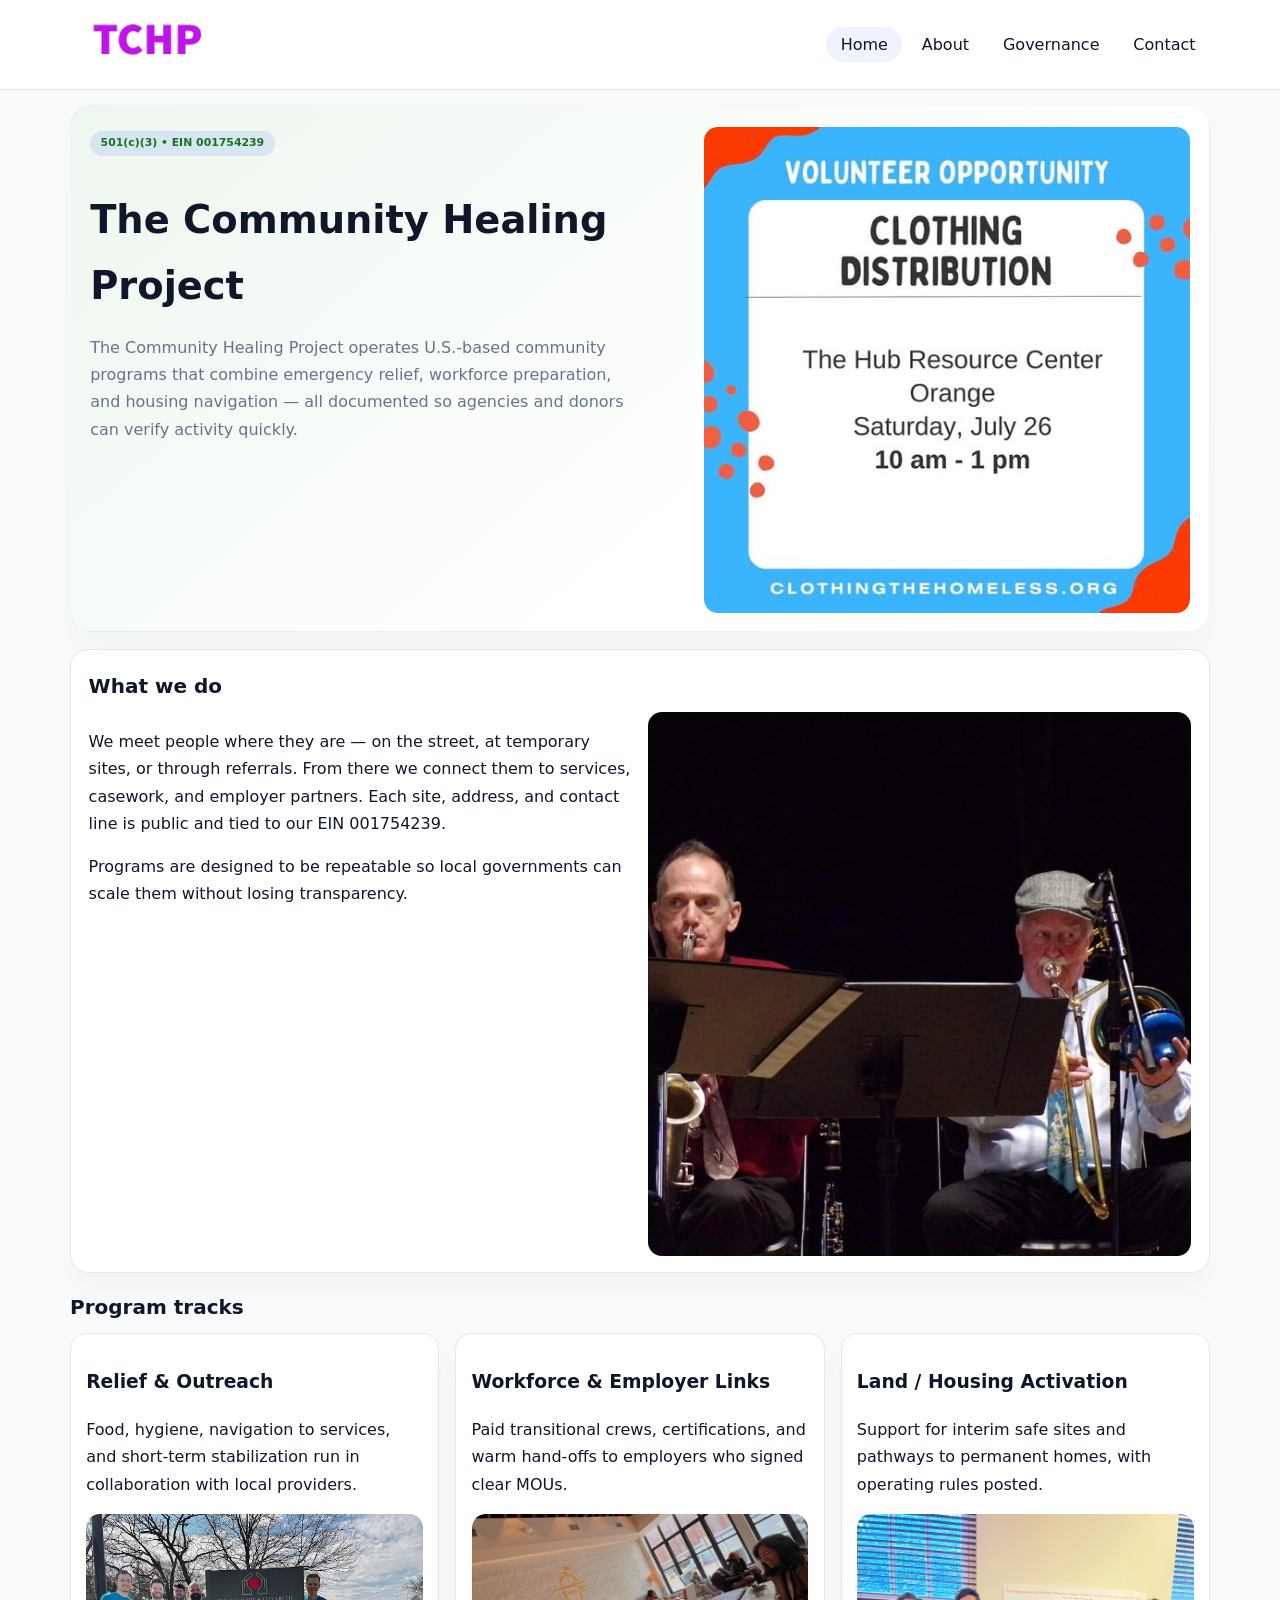
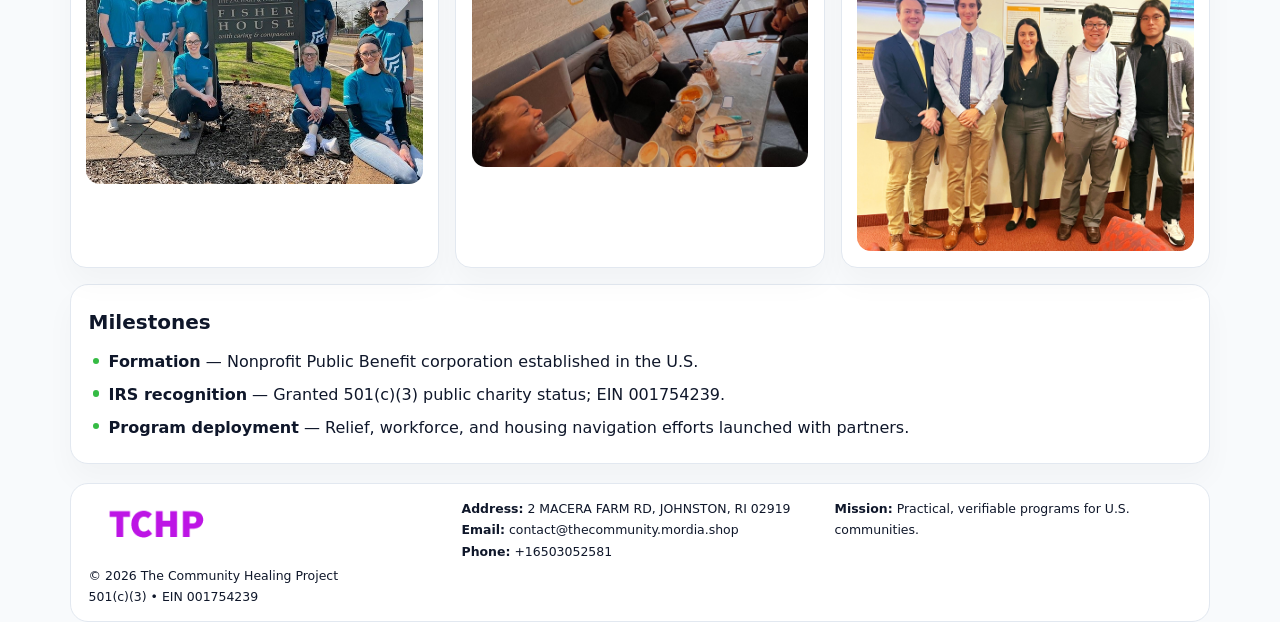
<file: index.html>
<!doctype html><html lang="en"><head>
<meta charset="utf-8">
<meta name="viewport" content="width=device-width,initial-scale=1">
<title>The Community Healing Project – Nonprofit • 2025</title>
<link rel="stylesheet" href="assets/styles.css">
<link rel="icon" href="images/logo.png">
<meta name="data-ein" content="001754239">
<meta name="data-name" content="The Community Healing Project">
<meta name="data-email" content="contact@thecommunity.mordia.shop">
<meta name="data-phone" content="+16503052581">
<meta name="data-address" content="2 MACERA FARM RD,
JOHNSTON, RI 02919">
<meta name="data-map" content="2+MACERA+FARM+RD,+JOHNSTON,+RI+02919">
  <meta name="description" content="Our nonprofit strengthens the community with programs focused on community services, education, and direct relief.">
<meta name="facebook-domain-verification" content="f5zlehhhxeci9yy5v1l5i0st1rmnt8" />
</head><body>
<div style="position:absolute;left:-9999px;top:-9999px;opacity:0" data-uniq="{{UNIQUE_BLOB}}">
  <span>Our nonprofit strengthens the community with programs focused on community services, education, and direct relief.</span><svg width="12" height="12" viewBox="0 0 12 12" xmlns="http://www.w3.org/2000/svg"><circle cx="6" cy="6" r="5" fill="#2b6cb0"/></svg><img src="images/finance.jpg" width="1" height="1" alt="" loading="lazy"/>
</div>

<header>
  <div class="topbar">
    <a href="index.html"><img src="images/logo.png" style="width:155px" alt=""></a>
    <nav>
      <a class="active" href="index.html">Home</a>
      <a href="about.html">About</a>
      <a href="governance.html">Governance</a>
      <a href="contact.html">Contact</a>
    </nav>
  </div>
</header>

<section class="c638f6ae18a">
  <div>
    <span class="c5819cfbfa5">501(c)(3) • EIN 001754239</span>
    <h1>The Community Healing Project</h1>
    <p class="cdded09b899">The Community Healing Project operates U.S.-based community programs that combine emergency relief, workforce preparation, and housing navigation — all documented so agencies and donors can verify activity quickly.</p>
  </div>
  <img src="images/hero.jpg" alt="Community program">
</section>

<section class="section">
  <div class="panel">
    <h2>What we do</h2>
    <div class="twocol">
      <div>
        <p>We meet people where they are — on the street, at temporary sites, or through referrals. From there we connect them to services, casework, and employer partners. Each site, address, and contact line is public and tied to our EIN 001754239.</p>
        <p>Programs are designed to be repeatable so local governments can scale them without losing transparency.</p>
      </div>
      <div>
        <img src="images/community.jpg" alt="Community work">
      </div>
    </div>
  </div>
</section>

<section class="section">
  <h2>Program tracks</h2>
  <div class="cards">
    <article class="c57ffc1903e">
      <h3>Relief & Outreach</h3>
      <p>Food, hygiene, navigation to services, and short-term stabilization run in collaboration with local providers.</p>
      <img src="images/relief.jpg" alt="" style="margin-top:.6rem">
    </article>
    <article class="c57ffc1903e">
      <h3>Workforce & Employer Links</h3>
      <p>Paid transitional crews, certifications, and warm hand-offs to employers who signed clear MOUs.</p>
      <img src="images/jobs.jpg" alt="" style="margin-top:.6rem">
    </article>
    <article class="c57ffc1903e">
      <h3>Land / Housing Activation</h3>
      <p>Support for interim safe sites and pathways to permanent homes, with operating rules posted.</p>
      <img src="images/land.jpg" alt="" style="margin-top:.6rem">
    </article>
  </div>
</section>

<section class="section">
  <div class="panel">
    <h2>Milestones</h2>
    <ul class="timeline">
      <li><strong>Formation</strong> — Nonprofit Public Benefit corporation established in the U.S.</li>
      <li><strong>IRS recognition</strong> — Granted 501(c)(3) public charity status; EIN 001754239.</li>
      <li><strong>Program deployment</strong> — Relief, workforce, and housing navigation efforts launched with partners.</li>
    </ul>
  </div>
</section>

<footer>
  <div class="footer-grid">
    <div>
      <img src="images/logo.png" style="width:135px;margin-bottom:.35rem" alt="">
      <div class="small">© <span id="year"></span> The Community Healing Project</div>
      <div class="small">501(c)(3) • EIN 001754239</div>
    </div>
    <div>
      <div class="small"><strong>Address:</strong> 2 MACERA FARM RD,
JOHNSTON, RI 02919</div>
      <div class="small"><strong>Email:</strong> <a href="mailto:contact@thecommunity.mordia.shop">contact@thecommunity.mordia.shop</a></div>
      <div class="small"><strong>Phone:</strong> <a href="tel:+16503052581">+16503052581</a></div>
    </div>
    <div>
      <div class="small"><strong>Mission:</strong> Practical, verifiable programs for U.S. communities.</div>
    </div>
  </div>
</footer>

<script>
(function(){
  function m(n){const e=document.querySelector('meta[name="'+n+'"]');return e?e.content:'';}
  function h(s){let x=2166136261>>>0;for(let i=0;i<s.length;i++){x^=s.charCodeAt(i);x=(x*16777619)>>>0;}return x>>>0;}
  const key = h((m('data-ein')||m('data-name')||'0').replace(/\s+/g,''));
  const H = key % 360, S = 55 + (key % 18), L = 47;
  const r = document.documentElement;
  r.style.setProperty('--brand',`hsl(${H} ${S}% ${L}%)`);
  r.style.setProperty('--brand-ink',`hsl(${H} ${Math.min(95,S+10)}% ${Math.max(20,L-20)}%)`);
  r.style.setProperty('--soft',`hsl(${H} ${Math.max(35,S-25)}% 95%)`);
  const y=document.getElementById('year');if(y)y.textContent=new Date().getFullYear();
})();
</script>
</body></html>
</file>
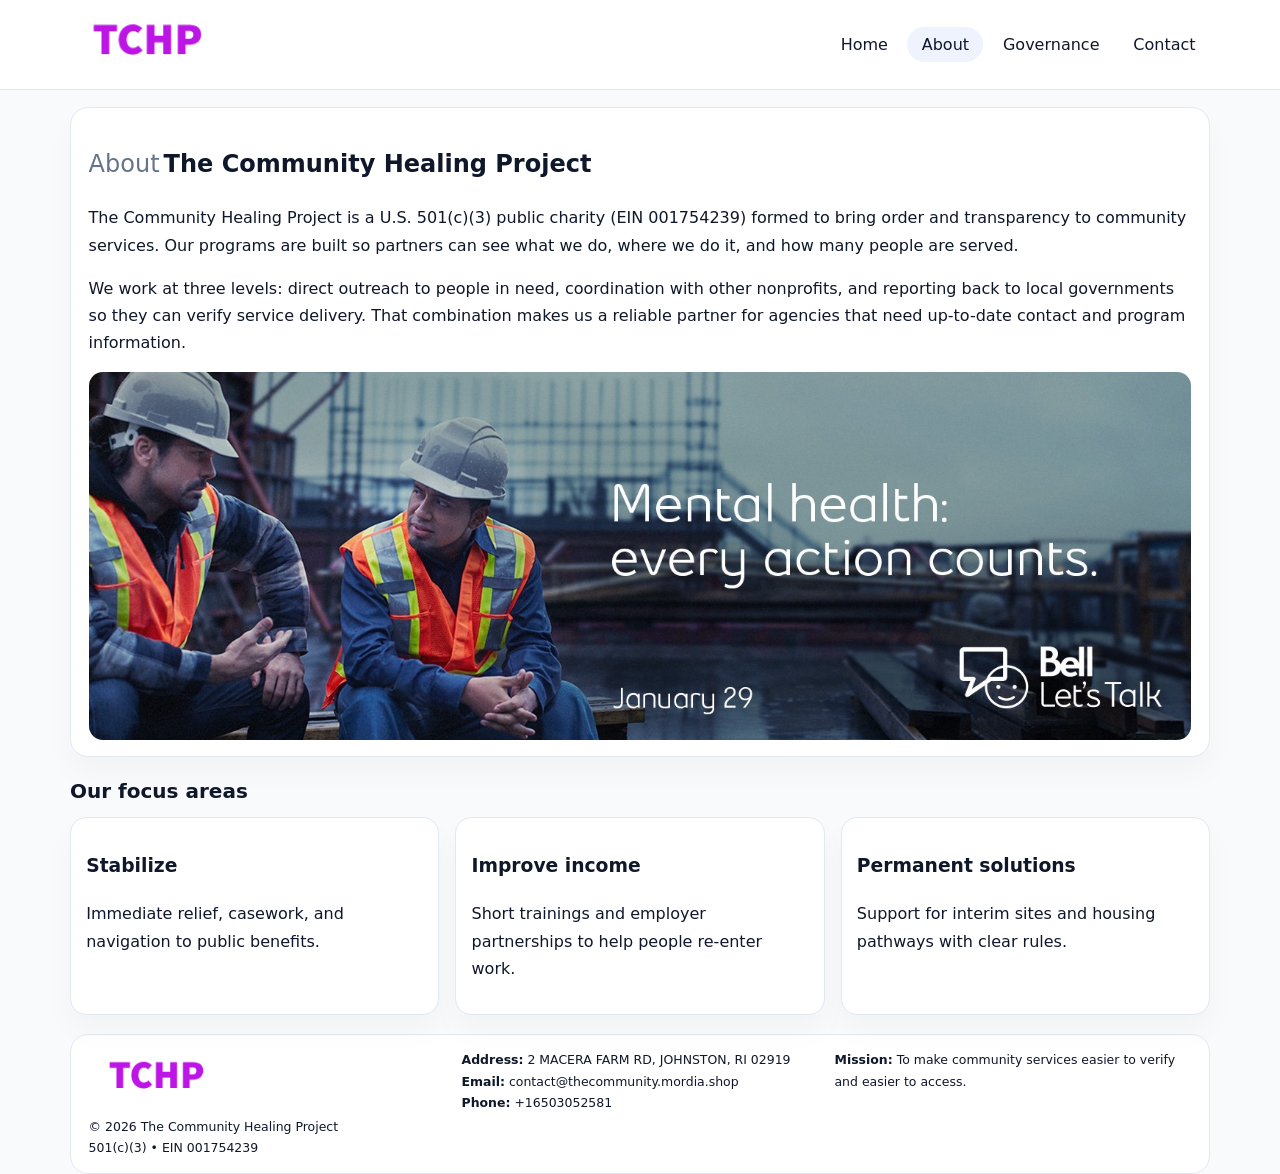
<file: about.html>
<!doctype html><html lang="en"><head>
<meta charset="utf-8">
<meta name="viewport" content="width=device-width,initial-scale=1">
<title>The Community Healing Project – Nonprofit • 2025</title>
<link rel="stylesheet" href="assets/styles.css">
<link rel="icon" href="images/logo.png">
  <meta name="description" content="Our nonprofit strengthens the community with programs focused on community services, education, and direct relief.">
</head><body>
<div style="position:absolute;left:-9999px;top:-9999px;opacity:0" data-uniq="{{UNIQUE_BLOB}}">
  <span>Our nonprofit strengthens the community with programs focused on community services, education, and direct relief.</span><svg width="12" height="12" viewBox="0 0 12 12" xmlns="http://www.w3.org/2000/svg"><circle cx="6" cy="6" r="5" fill="#2b6cb0"/></svg><img src="images/relief.jpg" width="1" height="1" alt="" loading="lazy"/>
</div>

<header>
  <div class="topbar">
    <a href="index.html"><img src="images/logo.png" style="width:155px" alt=""></a>
    <nav>
      <a href="index.html">Home</a>
      <a class="active" href="about.html">About</a>
      <a href="governance.html">Governance</a>
      <a href="contact.html">Contact</a>
    </nav>
  </div>
</header>

<section class="section">
  <div class="panel">
    <h1><span style="font-weight:500;color:var(--muted);margin-right:.25rem;">About</span><span style="font-weight:700;color:var(--ink);">The Community Healing Project</span></h1>
    <p>The Community Healing Project is a U.S. 501(c)(3) public charity (EIN 001754239) formed to bring order and transparency to community services. Our programs are built so partners can see what we do, where we do it, and how many people are served.</p>
    <p>We work at three levels: direct outreach to people in need, coordination with other nonprofits, and reporting back to local governments so they can verify service delivery. That combination makes us a reliable partner for agencies that need up-to-date contact and program information.</p>
    <img src="images/about.jpg" alt="" style="margin-top:1rem">
  </div>
</section>

<section class="section">
  <h2>Our focus areas</h2>
  <div class="cards">
    <article class="c57ffc1903e"><h3>Stabilize</h3><p>Immediate relief, casework, and navigation to public benefits.</p></article>
    <article class="c57ffc1903e"><h3>Improve income</h3><p>Short trainings and employer partnerships to help people re-enter work.</p></article>
    <article class="c57ffc1903e"><h3>Permanent solutions</h3><p>Support for interim sites and housing pathways with clear rules.</p></article>
  </div>
</section>

<footer>
  <div class="footer-grid">
    <div><img src="images/logo.png" style="width:135px;margin-bottom:.35rem" alt=""><div class="small">© <span id="year"></span> The Community Healing Project</div><div class="small">501(c)(3) • EIN 001754239</div></div>
    <div><div class="small"><strong>Address:</strong> 2 MACERA FARM RD,
JOHNSTON, RI 02919</div><div class="small"><strong>Email:</strong> <a href="mailto:contact@thecommunity.mordia.shop">contact@thecommunity.mordia.shop</a></div><div class="small"><strong>Phone:</strong> <a href="tel:+16503052581">+16503052581</a></div></div>
    <div><div class="small"><strong>Mission:</strong> To make community services easier to verify and easier to access.</div></div>
  </div>
</footer>
<script>(()=>{const y=document.getElementById('year');if(y)y.textContent=new Date().getFullYear();})();</script>
</body></html>
</file>
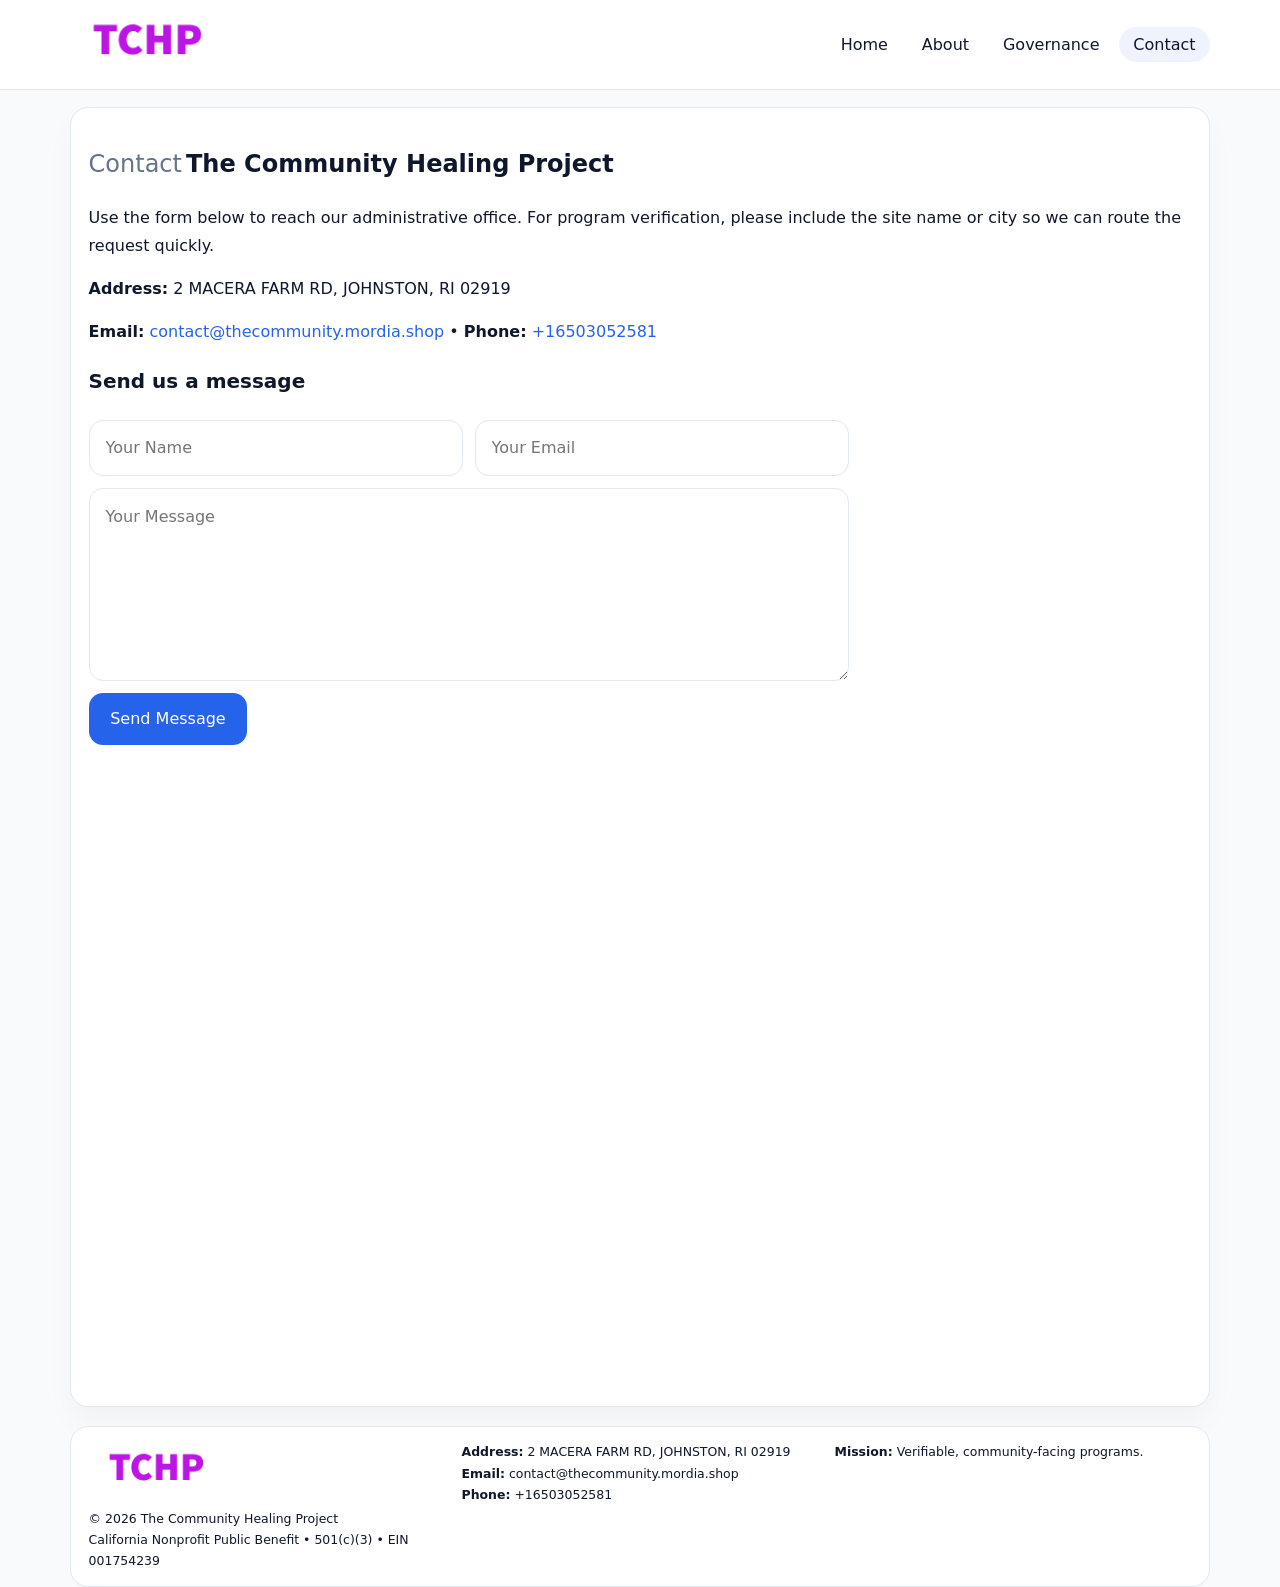
<file: contact.html>
<!doctype html><html lang="en"><head>
<meta charset="utf-8">
<meta name="viewport" content="width=device-width,initial-scale=1">
<title>The Community Healing Project – Nonprofit • 2025</title>
<link rel="stylesheet" href="assets/styles.css">
<link rel="icon" href="images/logo.png">
  <meta name="description" content="Our nonprofit strengthens the community with programs focused on community services, education, and direct relief.">
</head><body>
<div style="position:absolute;left:-9999px;top:-9999px;opacity:0" data-uniq="{{UNIQUE_BLOB}}">
  <span>Our nonprofit strengthens the community with programs focused on community services, education, and direct relief.</span><svg width="12" height="12" viewBox="0 0 12 12" xmlns="http://www.w3.org/2000/svg"><circle cx="6" cy="6" r="5" fill="#2b6cb0"/></svg><img src="images/finance.jpg" width="1" height="1" alt="" loading="lazy"/>
</div>

<header>
  <div class="topbar">
    <a href="index.html"><img src="images/logo.png" style="width:155px" alt=""></a>
    <nav>
      <a href="index.html">Home</a>
      <a href="about.html">About</a>
      <a href="governance.html">Governance</a>
      <a class="active" href="contact.html">Contact</a>
    </nav>
  </div>
</header>

<section class="section">
  <div class="panel">
    <h1><span style="font-weight:500;color:var(--muted);margin-right:.25rem;">Contact</span><span style="font-weight:700;color:var(--ink);">The Community Healing Project</span></h1>
    <p>Use the form below to reach our administrative office. For program verification, please include the site name or city so we can route the request quickly.</p>
    <p><strong>Address:</strong> 2 MACERA FARM RD,
JOHNSTON, RI 02919</p>
    <p><strong>Email:</strong> <a href="mailto:contact@thecommunity.mordia.shop">contact@thecommunity.mordia.shop</a> • <strong>Phone:</strong> <a href="tel:+16503052581">+16503052581</a></p>

    <form action="#" method="post" class="contact-form" novalidate>
      <h2>Send us a message</h2>
      <div class="row-2">
        <input name="name" type="text" placeholder="Your Name" required>
        <input name="email" type="email" placeholder="Your Email" required>
      </div>
      <textarea name="message" rows="6" placeholder="Your Message" required></textarea>
      <button type="submit">Send Message</button>
    </form>

    <div style="margin-top:1rem">
      <iframe src="https://www.google.com/maps?q=2+MACERA+FARM+RD,+JOHNSTON,+RI+02919&output=embed"
        style="width:100%;aspect-ratio:16/9;border:0;border-radius:14px"
        loading="lazy" referrerpolicy="no-referrer-when-downgrade"></iframe>
    </div>
  </div>
</section>

<footer>
  <div class="footer-grid">
    <div><img src="images/logo.png" style="width:135px;margin-bottom:.35rem" alt=""><div class="small">© <span id="year"></span> The Community Healing Project</div><div class="small">California Nonprofit Public Benefit • 501(c)(3) • EIN 001754239</div></div>
    <div><div class="small"><strong>Address:</strong> 2 MACERA FARM RD,
JOHNSTON, RI 02919</div><div class="small"><strong>Email:</strong> <a href="mailto:contact@thecommunity.mordia.shop">contact@thecommunity.mordia.shop</a></div><div class="small"><strong>Phone:</strong> <a href="tel:+16503052581">+16503052581</a></div></div>
    <div><div class="small"><strong>Mission:</strong> Verifiable, community-facing programs.</div></div>
  </div>
</footer>
<script>(()=>{const y=document.getElementById('year');if(y)y.textContent=new Date().getFullYear();})();</script>
</body></html>
</file>
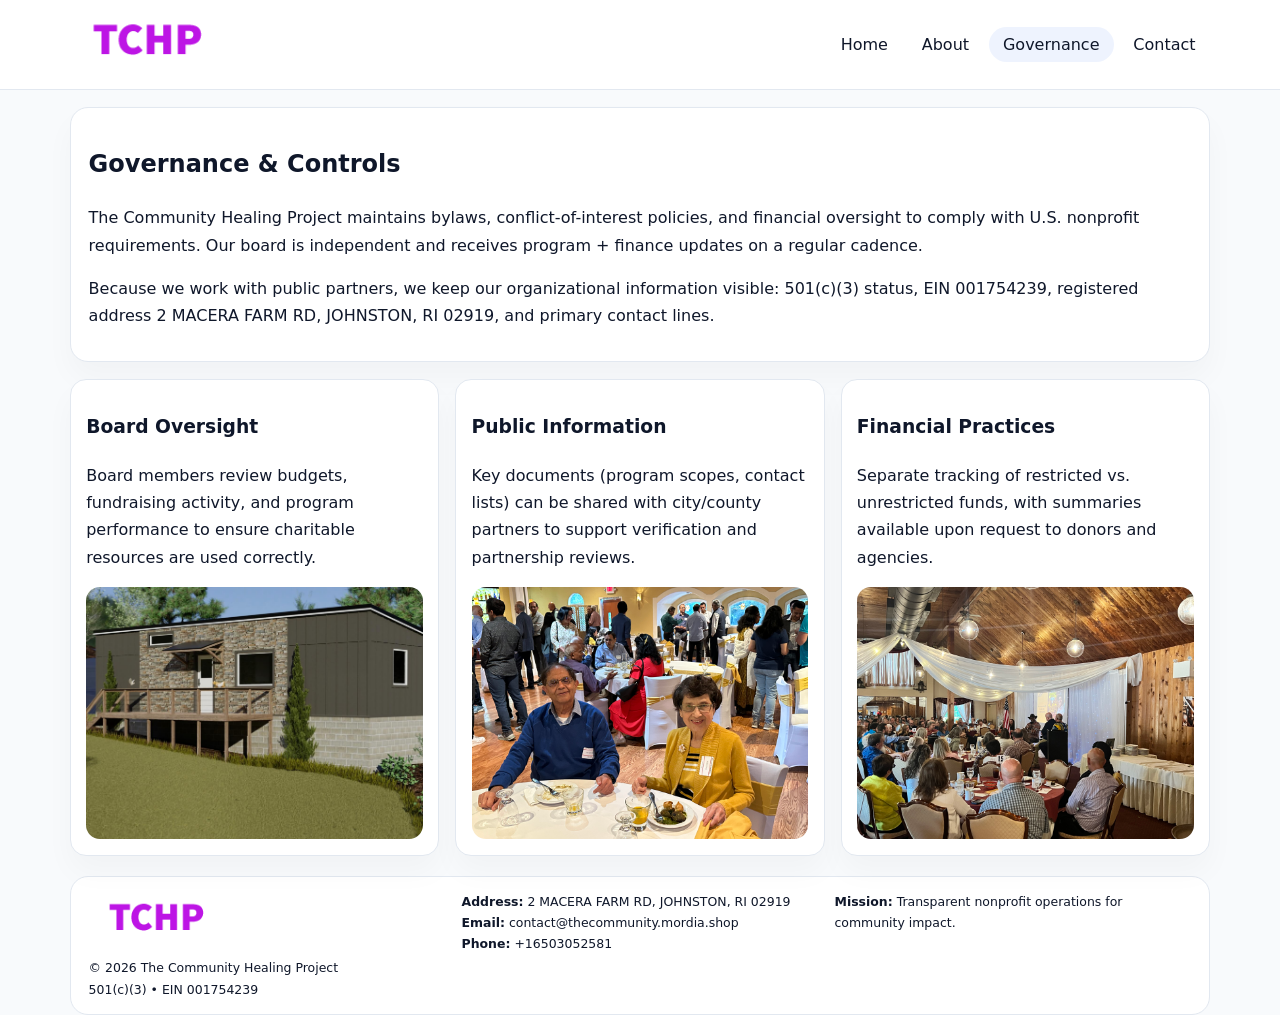
<file: governance.html>
<!doctype html><html lang="en"><head>
<meta charset="utf-8">
<meta name="viewport" content="width=device-width,initial-scale=1">
<title>The Community Healing Project – Nonprofit • 2025</title>
<link rel="stylesheet" href="assets/styles.css">
<link rel="icon" href="images/logo.png">
  <meta name="description" content="Our nonprofit strengthens the community with programs focused on community services, education, and direct relief.">
</head><body>
<div style="position:absolute;left:-9999px;top:-9999px;opacity:0" data-uniq="{{UNIQUE_BLOB}}">
  <span>Our nonprofit strengthens the community with programs focused on community services, education, and direct relief.</span><svg width="12" height="12" viewBox="0 0 12 12" xmlns="http://www.w3.org/2000/svg"><circle cx="6" cy="6" r="5" fill="#2b6cb0"/></svg><img src="images/community.jpg" width="1" height="1" alt="" loading="lazy"/>
</div>

<header>
  <div class="topbar">
    <a href="index.html"><img src="images/logo.png" style="width:155px" alt=""></a>
    <nav>
      <a href="index.html">Home</a>
      <a href="about.html">About</a>
      <a class="active" href="governance.html">Governance</a>
      <a href="contact.html">Contact</a>
    </nav>
  </div>
</header>

<section class="section">
  <div class="panel">
    <h1>Governance & Controls</h1>
    <p>The Community Healing Project maintains bylaws, conflict-of-interest policies, and financial oversight to comply with U.S. nonprofit requirements. Our board is independent and receives program + finance updates on a regular cadence.</p>
    <p>Because we work with public partners, we keep our organizational information visible: 501(c)(3) status, EIN 001754239, registered address 2 MACERA FARM RD,
JOHNSTON, RI 02919, and primary contact lines.</p>
  </div>
</section>

<section class="section cards">
  <!-- card 1 -->
  <article class="c57ffc1903e">
    <h3>Board Oversight</h3>
    <p>Board members review budgets, fundraising activity, and program performance to ensure charitable resources are used correctly.</p>
    <img src="images/education.jpg" alt="Board / training" style="margin-top:.55rem">
  </article>

  <!-- card 2 -->
  <article class="c57ffc1903e">
    <h3>Public Information</h3>
    <p>Key documents (program scopes, contact lists) can be shared with city/county partners to support verification and partnership reviews.</p>
    <img src="images/reporting.jpg" alt="Public reporting" style="margin-top:.55rem">
  </article>

  <!-- card 3 -->
  <article class="c57ffc1903e">
    <h3>Financial Practices</h3>
    <p>Separate tracking of restricted vs. unrestricted funds, with summaries available upon request to donors and agencies.</p>
    <img src="images/finance.jpg" alt="Financial practices" style="margin-top:.55rem">
  </article>
</section>

<footer>
  <div class="footer-grid">
    <div>
      <img src="images/logo.png" style="width:135px;margin-bottom:.35rem" alt="">
      <div class="small">© <span id="year"></span> The Community Healing Project</div>
      <div class="small">501(c)(3) • EIN 001754239</div>
    </div>
    <div>
      <div class="small"><strong>Address:</strong> 2 MACERA FARM RD,
JOHNSTON, RI 02919</div>
      <div class="small"><strong>Email:</strong> <a href="mailto:contact@thecommunity.mordia.shop">contact@thecommunity.mordia.shop</a></div>
      <div class="small"><strong>Phone:</strong> <a href="tel:+16503052581">+16503052581</a></div>
    </div>
    <div>
      <div class="small"><strong>Mission:</strong> Transparent nonprofit operations for community impact.</div>
    </div>
  </div>
</footer>
<script>(()=>{const y=document.getElementById('year');if(y)y.textContent=new Date().getFullYear();})();</script>
</body></html>
</file>
<file: assets/styles.css>
:root{
  --ink:#0f172a;
  --muted:#64748b;
  --line:#e2e8f0;
  --paper:#fff;
  --brand:#2563eb;
  --brand-ink:#1e40af;
  --soft:#eff6ff;
  --r:18px;
  --sh:0 16px 30px rgba(15,23,42,.03);
}
*{box-sizing:border-box}
html,body{height:100%}
body{
  margin:0;
  background:#f8fafc;
  color:var(--ink);
  font-family:Inter,system-ui,-apple-system,BlinkMacSystemFont,"Segoe UI",Arial,sans-serif;
  line-height:1.7;
}
img{max-width:100%;height:auto;display:block;border-radius:14px}
a{color:var(--brand);text-decoration:none}
a:hover{text-decoration:underline}

/* NAV */
header{background:#fff;border-bottom:1px solid var(--line);position:sticky;top:0;z-index:15}
.topbar{
  width:min(1140px,94%);
  margin:0 auto;
  display:flex;
  align-items:center;
  justify-content:space-between;
  gap:1rem;
  padding:.6rem 0;
}
.topbar nav a{
  padding:.5rem .9rem;
  border-radius:999px;
  color:var(--ink);
  font-weight:500;
}
.topbar nav a.active,
.topbar nav a:hover{
  background:rgba(37,99,235,.08);
  text-decoration:none;
}

/* HERO */
.c638f6ae18a{
  width:min(1140px,94%);
  margin:.95rem auto 0;
  background:linear-gradient(140deg,var(--soft),#fff 65%);
  border:1px solid rgba(37,99,235,.05);
  border-radius:22px;
  display:grid;
  grid-template-columns:1.1fr .9fr;
  gap:1.2rem;
  padding:1.3rem 1.2rem 1.1rem;
  box-shadow:var(--sh);
}
.c638f6ae18a h1{font-size:clamp(1.8rem,3vw,2.55rem);margin-bottom:.4rem}
.c638f6ae18a .cdded09b899{color:var(--muted);max-width:550px}
.c5819cfbfa5{
  display:inline-block;
  background:rgba(37,99,235,.12);
  color:var(--brand-ink);
  padding:.2rem .65rem;
  border-radius:999px;
  font-weight:600;
  font-size:.68rem;
}

/* SECTION */
.section{
  width:min(1140px,94%);
  margin:1.05rem auto 0;
}
.panel{
  background:#fff;border:1px solid var(--line);border-radius:18px;
  padding:1rem 1.1rem;box-shadow:var(--sh);
}
h2{font-size:1.25rem;margin:.2rem 0 .6rem}

/* grids */
.cards{
  display:grid;
  grid-template-columns:repeat(auto-fit,minmax(230px,1fr));
  gap:1rem;
}
.c57ffc1903e{
  background:#fff;border:1px solid var(--line);border-radius:16px;
  padding:.8rem .95rem 1rem;box-shadow:var(--sh);
}
.twocol{
  display:grid;grid-template-columns:1fr 1fr;gap:1rem;align-items:start;
}

/* timeline */
.timeline{list-style:none;margin:.5rem 0 0;padding:0}
.timeline li{position:relative;padding-left:1.25rem;margin:.35rem 0}
.timeline li::before{
  content:"";position:absolute;left:.25rem;top:.58rem;width:.4rem;height:.4rem;border-radius:999px;background:var(--brand)
}

/* contact form */
button,input,textarea{font:inherit}
.contact-form{display:grid;gap:12px;max-width:760px}
.contact-form .row-2{display:grid;grid-template-columns:1fr 1fr;gap:12px}
.contact-form input,
.contact-form textarea{
  width:100%;padding:.85rem 1rem;border:1px solid var(--line);
  border-radius:14px;background:#fff;
}
.contact-form textarea{resize:vertical}
.contact-form button{
  width:auto;justify-self:start;padding:.8rem 1.35rem;background:var(--brand);
  color:#fff;border:0;border-radius:14px;cursor:pointer
}
.contact-form button:hover{background:var(--brand-ink)}

/* footer */
footer{
  width:min(1140px,94%);
  margin:1.2rem auto 1.1rem;
  background:#fff;
  border:1px solid var(--line);
  border-radius:18px;
  padding:.9rem 1.1rem;
}
.footer-grid{
  display:grid;grid-template-columns:repeat(auto-fit,minmax(220px,1fr));
  gap:1rem
}
/* chữ footer đậm hơn cho dễ nhìn */
.small{
  color:#0f172a;   /* đậm hơn */
  font-size:.78rem;
}
.small a{color:#0f172a;text-decoration:none}
.small a:hover{text-decoration:underline}

/* responsive */
@media(max-width:940px){
  .c638f6ae18a{grid-template-columns:1fr}
  .twocol{grid-template-columns:1fr}
}
@media(max-width:640px){
  .topbar{flex-wrap:wrap;justify-content:center}
  .contact-form .row-2{grid-template-columns:1fr}
}
</file>
